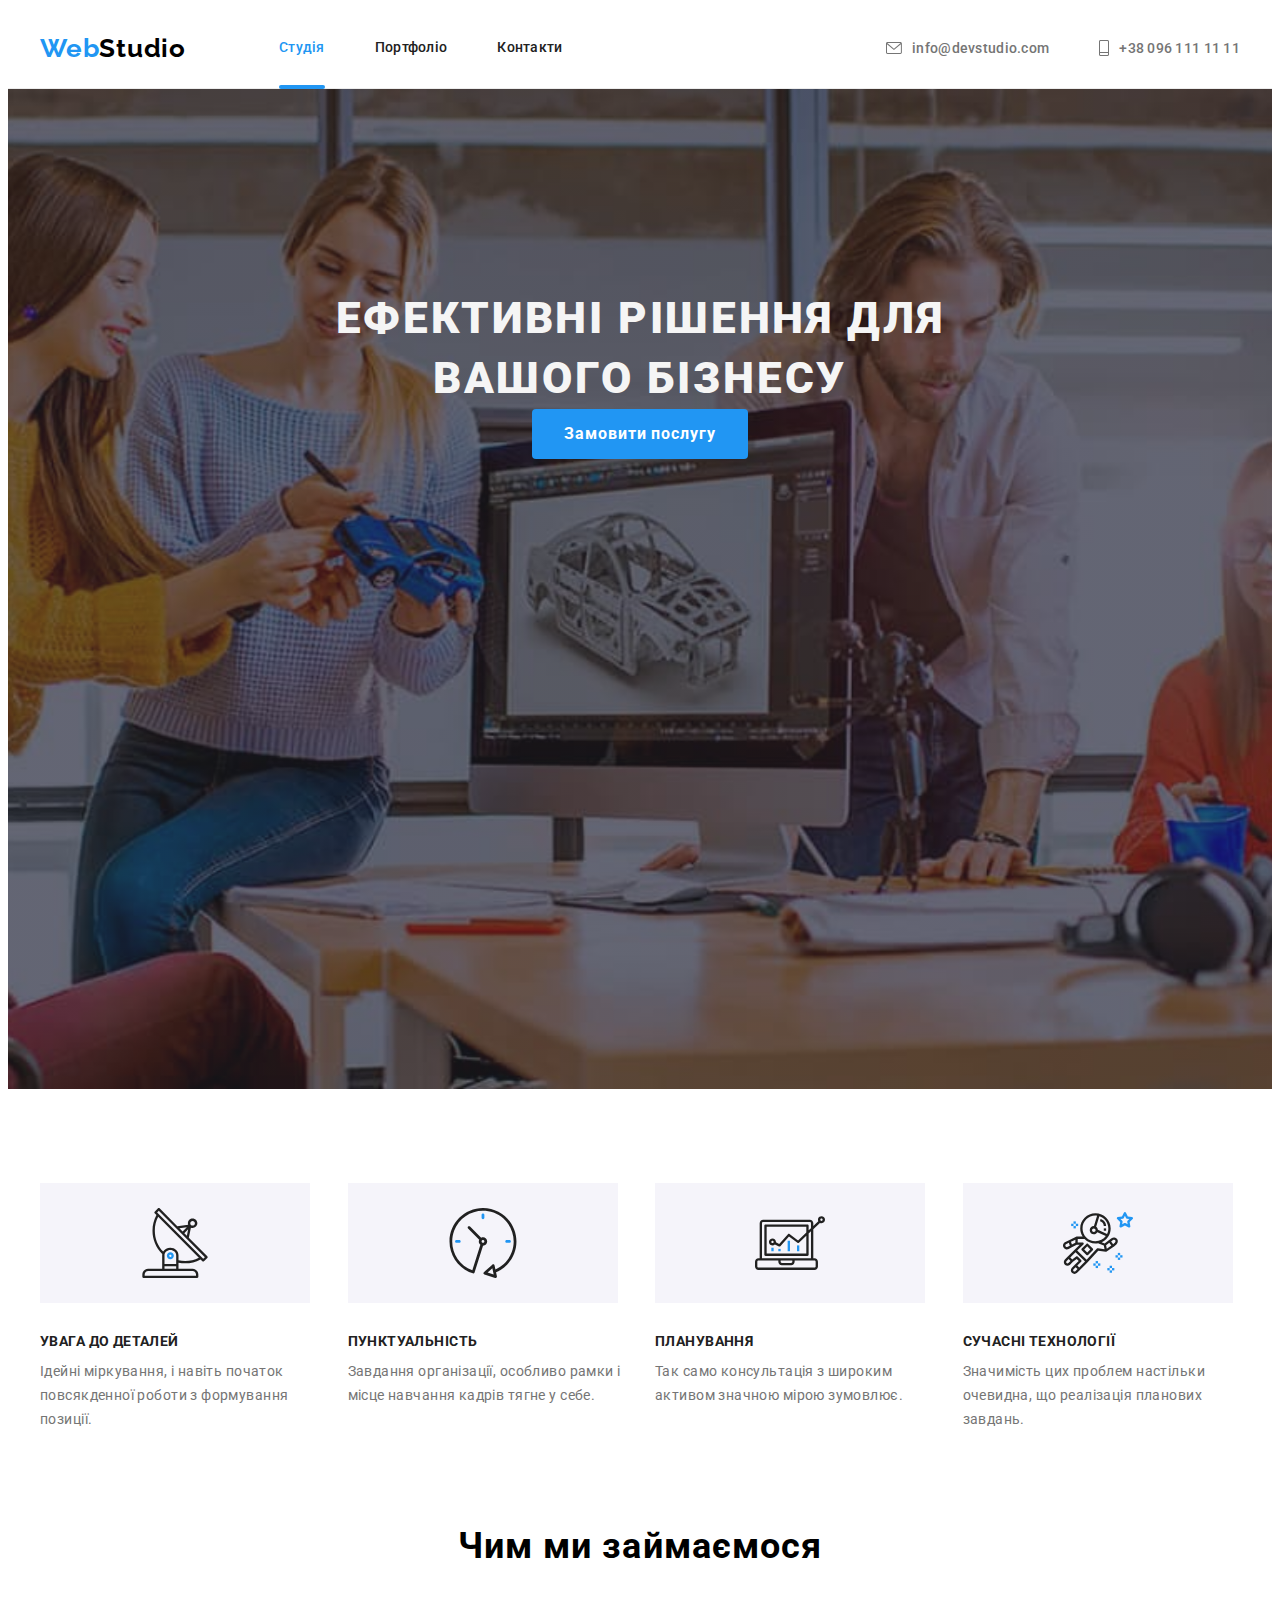
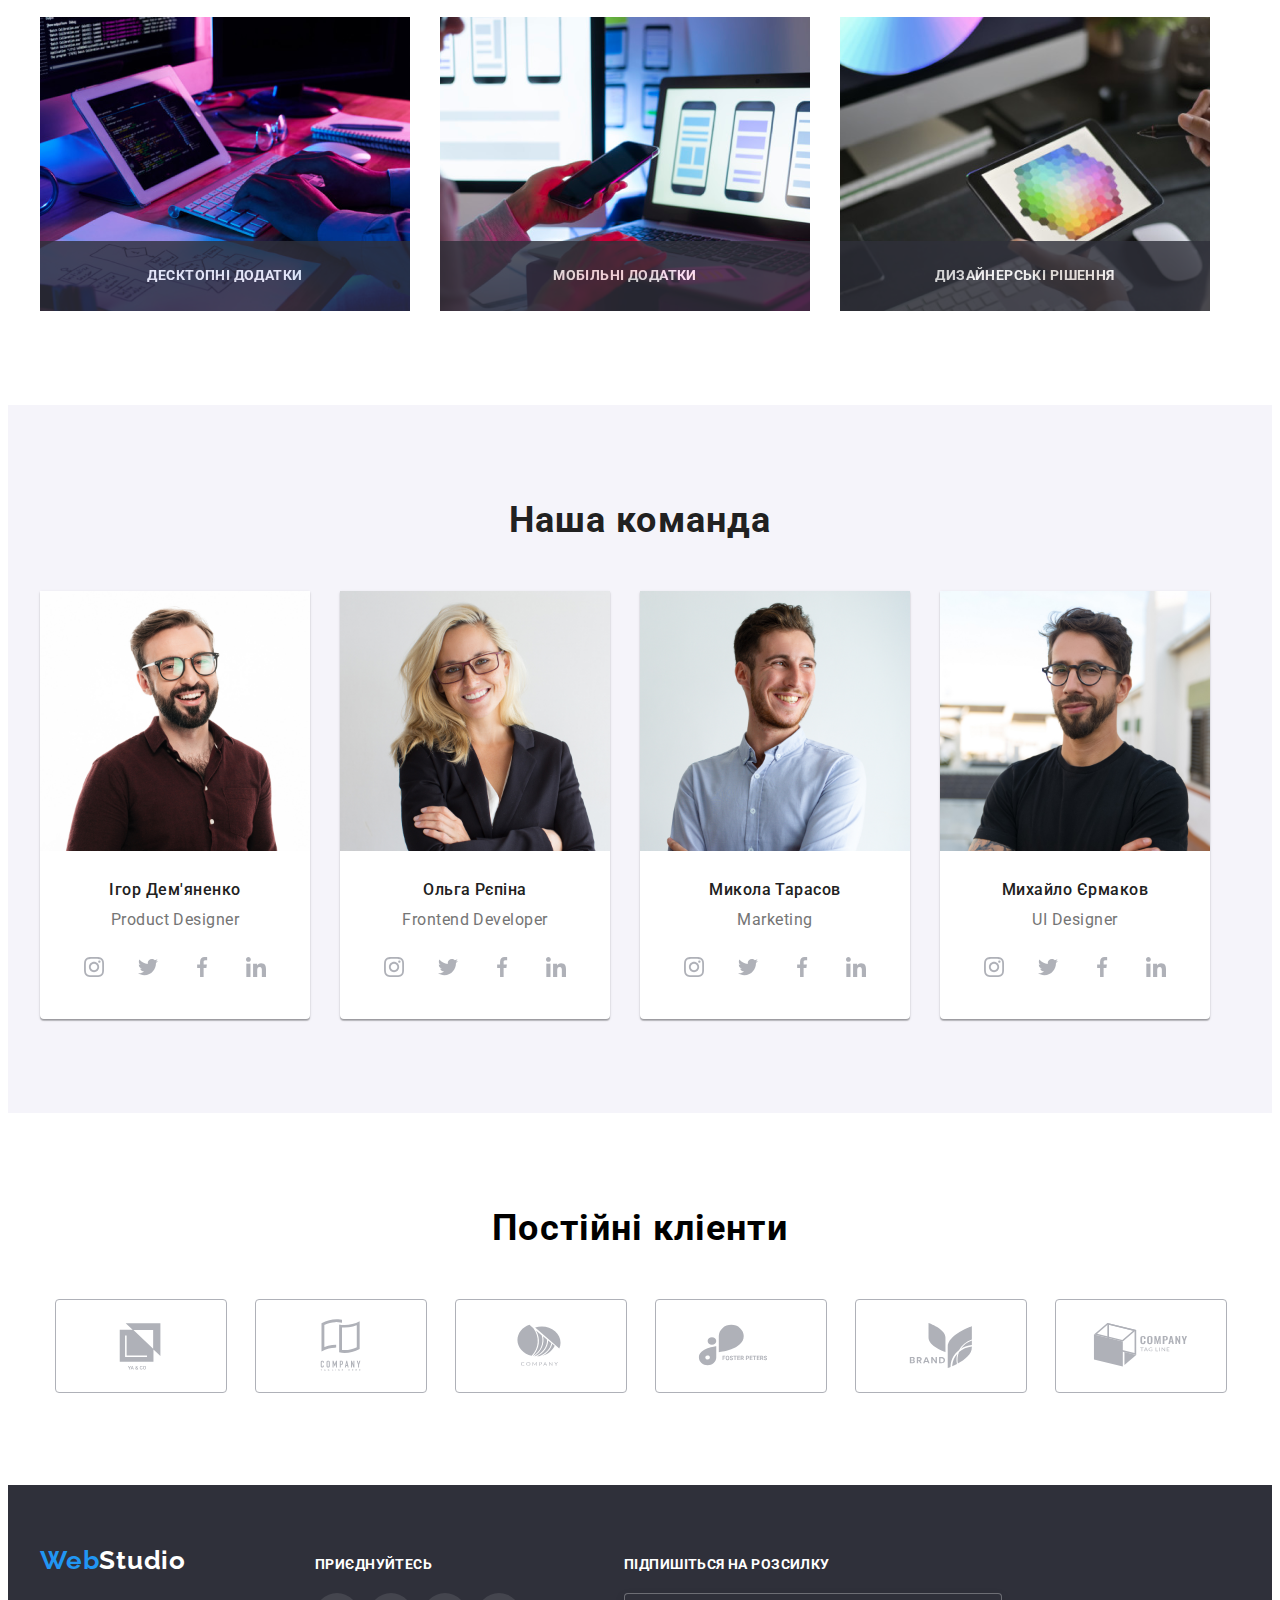
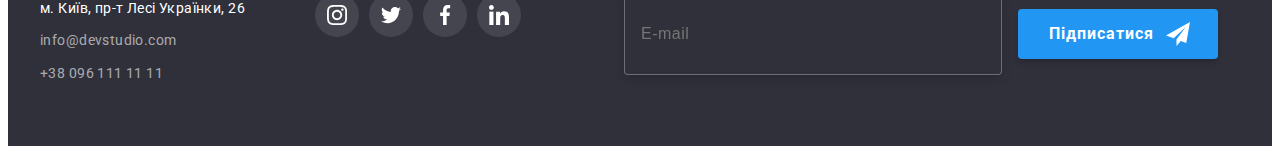
<file: index.html>
<!DOCTYPE html>
<html lang="uk">
  <head>
    <meta charset="UTF-8" />
    <meta http-equiv="X-UA-Compatible" content="IE=edge" />
    <meta name="viewport" content="width=, initial-scale=1.0" />
    <title>Document</title>
    <link rel="preconnect" href="https://fonts.googleapis.com" />
    <link rel="preconnect" href="https://fonts.gstatic.com" crossorigin />
    <link
      rel="stylesheet"
      href="https://cdnjs.cloudflare.com/ajax/libs/modern-normalize/1.1.0/modern-normalize.min.css"
      integrity="sha512-wpPYUAdjBVSE4KJnH1VR1HeZfpl1ub8YT/NKx4PuQ5NmX2tKuGu6U/JRp5y+Y8XG2tV+wKQpNHVUX03MfMFn9Q=="
      crossorigin="anonymous"
      referrerpolicy="no-referrer"
    />
    <link
      href="https://fonts.googleapis.com/css2?family=Raleway:wght@700&family=Roboto:wght@400;500;700;900&display=swap"
      rel="stylesheet"
    />
    <link rel="stylesheet" href="./css/styles.css" />
  </head>
  <body>
    <header class="header">
      <div class="container container-header">
        <a href="./index.html" lang="en" class="logo"
          ><span class="accent">Web</span>Studio
        </a>
        <nav class="nav-list">
          <ul class="site-nav">
            <li class="header-nav">
              <a href="./index.html" class="current-link"> Студія</a>
            </li>
            <li class="header-nav">
              <a href="./portfolio.html" class="link"> Портфоліо</a>
            </li>
            <li class="header-nav"><a href="./#" class="link"> Контакти</a></li>
          </ul>
        </nav>
        <ul class="contact-list">
          <li class="header-contact">
            <a href="mailto:info@devstudio.com" class="contact-link">
              <svg class="cont-icon" width="16px" height="12px">
                <use href="./Images/icons.svg#icon-mail"></use>
              </svg>
              info@devstudio.com</a
            >
          </li>
          <li class="header-contact">
            <a href="tel:+380961111111" class="contact-link">
              <svg class="cont-icon" width="10px" height="16px">
                <use href="./Images/icons.svg#icon-tel"></use>
              </svg>
              +38 096 111 11 11</a
            >
          </li>
        </ul>
      </div>
    </header>
    <main>
    <main>
      <section class="hero">
        <div class="container">
          <h1 class="hero-link">
            ЕФЕКТИВНІ РІШЕННЯ ДЛЯ <br />
            ВАШОГО БІЗНЕСУ
          </h1>
          <button data-modal-open type="button" class="button-link">
            Замовити послугу
          </button>
        </div>
        <div class="back is-hidden" data-modal>
          <div class="modal">
            <button type="button" class="modal-button" data-modal-close>
              <svg  width="11" height="11">
                <use href="./Images/icons.svg#icon-close"></use>
            </button>
            <form class="reg-form" name="register-form">
              <strong class="reg-t">Залиште свої дані, ми вам передзвонимо</strong>
              <div class="reg-group" role="group">
                <label class="reg-line">
                  <span class="reg-label">Ім'я</span>
                  <input class="reg-input" type="text" name="user-name"/>
                  <svg class="reg-icon" width="18" height="18">
<use href="./Images/icons.svg#icon-man"></use>
                  </svg>
                </label>
                <label class="reg-line">
                  <span class="reg-label">Телефон</span>
                  <input class="reg-input" type="tel" name="user-phone"/>
                  <svg class="reg-icon" width="18" height="18">
<use href="./Images/icons.svg#icon-phone"></use>
                  </svg>
                </label>
                <label class="reg-line">
                  <span class="reg-label">Пошта</span>
                  <input class="reg-input" type="email" name="user-mail"/>
                  <svg class="reg-icon" width="18" height="18">
<use href="./Images/icons.svg#icon-e-mail"></use>
                  </svg>
                </label>
                <label class="reg-line">
                  <span class="reg-hed">Коментар</span>
                  <textarea class="reg-text" name="message" rows="4" placeholder="Введіть текст"></textarea>
                </label>
              </div>
              <label  class="reg-agreem">
                <input class="reg-check visually-hidden" type="checkbox" name="user-agreement"/>
                <svg class="check-icon" width="18" height="18">
                  <use class="icon-check" href="./Images/icons.svg#icon-on"></use>
                  <use class="icon-uncheck" href="./Images/icons.svg#icon-off"></use>
                   </svg>
                   <span class="reg-desc">  Погоджуюся з розсилкою та приймаю <a class="trea" href="#">Умови договору</a>
                  </span>
              </label>
              <button class="reg-button"  type="submit">Відправити</button>
            </form>
          </div>
        </div>
      </section>

      <section class="fichers">
        <div class="container">
          <h2 class="visually-hidden">Наші властивості</h2>
          <ul class="fichers-list">
            <li class="fichers-card">
              <div class="fich-tabl">
                <svg class="fich-logo" width="70px" height="70px">
                  <use href="./Images/icons.svg#icon-antenna"></use>
                </svg>
              </div>
              <h3 class="fichers-header">УВАГА ДО ДЕТАЛЕЙ</h3>
              <p class="fichers-description">
                Ідейні міркування, і навіть початок повсякденної роботи з
                формування позиції.
              </p>
            </li>
            <li class="fichers-card">
              <div class="fich-tabl">
                <svg class="fich-logo" width="70px" height="70px">
                  <use href="./Images/icons.svg#icon-clock"></use>
                </svg>
              </div>
              <h3 class="fichers-header">ПУНКТУАЛЬНІСТЬ</h3>
              <p class="fichers-description">
                Завдання організації, особливо рамки і місце навчання кадрів
                тягне у себе.
              </p>
            </li>
            <li class="fichers-card">
              <div class="fich-tabl">
                <svg class="fich-logo" width="70px" height="70px">
                  <use href="./Images/icons.svg#icon-diagram"></use>
                </svg>
              </div>
              <h3 class="fichers-header">ПЛАНУВАННЯ</h3>
              <p class="fichers-description">
                Так само консультація з широким активом значною мірою зумовлює.
              </p>
            </li>
            <li class="fichers-card">
              <div class="fich-tabl">
                <svg class="fich-logo" width="70px" height="70px">
                  <use href="./Images/icons.svg#icon-astronaut"></use>
                </svg>
              </div>
              <h3 class="fichers-header">СУЧАСНІ ТЕХНОЛОГІЇ</h3>
              <p class="fichers-description">
                Значимість цих проблем настільки очевидна, що реалізація
                планових завдань.
              </p>
            </li>
          </ul>
        </div>
      </section>

      <section class="works">
        <div class="container">
          <h2 class="works-header">Чим ми займаємося</h2>
          <ul class="work-cards">
            <li class="work-card">
              <div class="table">
                <img src="./Images/pc1.png" alt="стіл розробника" />
                <p class="txt">Десктопні додатки</p>
              </div>
            </li>
            <li class="work-card">
              <div class="table">
                <img
                  src="./Images/pc2.png"
                  alt="стіл розробника додатку для смартфонів"
                />
                <p class="txt">Мобільні додатки</p>
              </div>
            </li>
            <li class="work-card">
              <div class="table">
                <img src="./Images/pc3.png" alt="стіл дизайнера кольору" />
                <p class="txt">Дизайнерські рішення</p>
              </div>
            </li>
          </ul>
        </div>
      </section>

      <section class="work-team">
        <div class="container">
          <h2 class="team-header">Наша команда</h2>
          <ul class="team-list">
            <li class="team-window">
              <img
                src="./Images/Product Designer.jpg"
                alt="Product Designer"
                width="270"/>
              <div class="wrapper-team">
                <h3 class="team-name">Ігор Дем'яненко</h3>
                <p lang="en" class="team-speciality">Product Designer</p>
                <ul class="soc-list">
                  <li class="soc-card">
                    <a class="soc-road" href="" aria-label="Інстаграм">
                      <svg class="soc-icon" width="20px" height="20px">
                        <use href="./Images/icons.svg#icon-instagram"></use>
                      </svg>
                    </a>
                  </li>
                  <li class="soc-card">
                    <a class="soc-road" href="#">
                      <svg class="soc-icon" width="20px" height="20px">
                        <use href="./Images/icons.svg#icon-twitter"></use>
                      </svg>
                    </a>
                  </li>
                  <li class="soc-card">
                    <a class="soc-road" href="#">
                      <svg class="soc-icon" width="20px" height="20px">
                        <use href="./Images/icons.svg#icon-facebook"></use>
                      </svg>
                    </a>
                  </li>
                  <li class="soc-card">
                    <a class="soc-road" href="#">
                      <svg class="soc-icon" width="20px" height="20px">
                        <use href="./Images/icons.svg#icon-linkedin"></use>
                      </svg>
                    </a>
                  </li>
                </ul>
              </div>
            </li>
            <li class="team-window">
              <img
                src="./Images/Frontend Developer.jpg"
                alt="rontend Developer"
                width="270"/>
              <div class="wrapper-team">
                <h3 class="team-name">Ольга Рєпіна</h3>
                <p lang="en" class="team-speciality">Frontend Developer</p>
                <ul class="soc-list">
                  <li class="soc-card">
                    <a class="soc-road" href="" aria-label="Інстаграм">
                      <svg class="soc-icon" width="20px" height="20px">
                        <use href="./Images/icons.svg#icon-instagram"></use>
                      </svg>
                    </a>
                  </li>
                  <li class="soc-card">
                    <a class="soc-road" href="#">
                      <svg class="soc-icon" width="20px" height="20px">
                        <use href="./Images/icons.svg#icon-twitter"></use>
                      </svg>
                    </a>
                  </li>
                  <li class="soc-card">
                    <a class="soc-road" href="#">
                      <svg class="soc-icon" width="20px" height="20px">
                        <use href="./Images/icons.svg#icon-facebook"></use>
                      </svg>
                    </a>
                  </li>
                  <li class="soc-card">
                    <a class="soc-road" href="#">
                      <svg class="soc-icon" width="20px" height="20px">
                        <use href="./Images/icons.svg#icon-linkedin"></use>
                      </svg>
                    </a>
                  </li>
                </ul>
              </div>
            </li>
            <li class="team-window">
              <img src="./Images/Marketing.jpg" alt="Marketing"width="270"/>
              <div class="wrapper-team">
                <h3 class="team-name">Микола Тарасов</h3>
                <p lang="en" class="team-speciality">Marketing</p>
                <ul class="soc-list">
                  <li class="soc-card">
                    <a class="soc-road" href="" aria-label="Інстаграм">
                      <svg class="soc-icon" width="20px" height="20px">
                        <use href="./Images/icons.svg#icon-instagram"></use>
                      </svg>
                    </a>
                  </li>
                  <li class="soc-card">
                    <a class="soc-road" href="#">
                      <svg class="soc-icon" width="20px" height="20px">
                        <use href="./Images/icons.svg#icon-twitter"></use>
                      </svg>
                    </a>
                  </li>
                  <li class="soc-card">
                    <a class="soc-road" href="#">
                      <svg class="soc-icon" width="20px" height="20px">
                        <use href="./Images/icons.svg#icon-facebook"></use>
                      </svg>
                    </a>
                  </li>
                  <li class="soc-card">
                    <a class="soc-road" href="#">
                      <svg class="soc-icon" width="20px" height="20px">
                        <use href="./Images/icons.svg#icon-linkedin"></use>
                      </svg>
                    </a>
                  </li>
                </ul>
              </div>
            </li>
            <li class="team-window">
              <img
                src="./Images/UI desinger.jpg"
                alt="UI Designer"
                width="270"/>
              <div class="wrapper-team">
                <h3 class="team-name">Михайло Єрмаков</h3>
                <p lang="en" class="team-speciality">UI Designer</p>
                <ul class="soc-list">
                  <li class="soc-card">
                    <a class="soc-road" href="" aria-label="Інстаграм">
                      <svg class="soc-icon" width="20px" height="20px">
                        <use href="./Images/icons.svg#icon-instagram"></use>
                      </svg>
                    </a>
                  </li>
                  <li class="soc-card">
                    <a class="soc-road" href="#">
                      <svg class="soc-icon" width="20px" height="20px">
                        <use href="./Images/icons.svg#icon-twitter"></use>
                      </svg>
                    </a>
                  </li>
                  <li class="soc-card">
                    <a class="soc-road" href="#">
                      <svg class="soc-icon" width="20px" height="20px">
                        <use href="./Images/icons.svg#icon-facebook"></use>
                      </svg>
                    </a>
                  </li>
                  <li class="soc-card">
                    <a class="soc-road" href="#">
                      <svg class="soc-icon" width="20px" height="20px">
                        <use href="./Images/icons.svg#icon-linkedin"></use>
                      </svg>
                    </a>
                  </li>
                </ul>
              </div>
            </li>
          </ul>
        </div>
      </section>
      <section class="client">
        <div class="container">
          <h2 class="client-hed">Постійні кліенти</h2>
          <ul class="client-list">
            <li class="client-item">
              <a class="client-link" href="#">
                <svg class="client-logo" width="106" height="60">
                  <use href="./Images/icons.svg#icon-Logo"></use>
                </svg>
              </a>
            </li>
            <li class="client-item">
              <a class="client-link" href="#">
                <svg class="client-logo" width="106" height="60">
                  <use href="./Images/icons.svg#icon-Logo-1"></use>
                </svg>
              </a>
            </li>
            <li class="client-item">
              <a class="client-link" href="#">
                <svg class="client-logo" width="106" height="60">
                  <use href="./Images/icons.svg#icon-Logo-2"></use>
                </svg>
              </a>
            </li>
            <li class="client-item">
              <a class="client-link" href="#">
                <svg class="client-logo" width="106" height="60">
                  <use href="./Images/icons.svg#icon-Logo-3"></use>
                </svg>
              </a>
            </li>
            <li class="client-item">
              <a class="client-link" href="#">
                <svg class="client-logo" width="106" height="60">
                  <use href="./Images/icons.svg#icon-Logo-4"></use>
                </svg>
              </a>
            </li>
            <li class="client-item">
              <a class="client-link" href="#">
                <svg class="client-logo" width="106" height="60">
                  <use href="./Images/icons.svg#icon-Logo-6"></use>
                </svg>
              </a>
            </li>
          </ul>
        </div>
      </section>
    </main>

    <footer class="bottom">
      <div class="bottom-container">
        <div>
          <a href="/" lang="en" class="logo-b"
            ><span class="accent-bottom">Web</span>Studio</a
          >
          <address class="adress-bottom">
            <ul class="adress-list">
              <li class="adress-street">м. Київ, пр-т Лесі Українки, 26</li>
              <li class="bottom-contact">
                <a href="mailto:info@devstudio.com" class="adress-link"
                  >info@devstudio.com</a
                >
              </li>
              <li class="bottom-contact">
                <a href="tel:+380961111111" class="adress-link"
                  >+38 096 111 11 11</a
                >
              </li>
            </ul>
          </address>
        </div>
        <div class="start">
          <p class="start-go">Приєднуйтесь</p>
          <ul class="start-list">
            <li class="start-item">
              <a class="start-link" href="#">
                <svg class="start-icon" width="20" height="20">
                  <use href="./Images/icons.svg#icon-instagram"></use>
                </svg>
              </a>
            </li>
            <li class="start-item">
              <a class="start-link" href="#">
                <svg class="start-icon" width="20" height="20">
                  <use href="./Images/icons.svg#icon-twitter"></use>
                </svg>
              </a>
            </li>
            <li class="start-item">
              <a class="start-link" href="#">
                <svg class="start-icon" width="20" height="20">
                  <use href="./Images/icons.svg#icon-facebook"></use>
                </svg>
              </a>
            </li>
            <li class="start-item">
              <a class="start-link" href="#">
                <svg class="start-icon" width="20" height="20">
                  <use href="./Images/icons.svg#icon-linkedin"></use>
                </svg>
              </a>
            </li>
          </ul>
        </div>
        <div class="sub">
          <p class="sub-t">Підпишіться на розсилку</p>
          <div class="sub-box">
            <form class="sub-form" action="#">
              <input class="sub-mail" type="e-mail" name="user-mail" placeholder="E-mail">
          <button class="sub-but" type="submit"> 
Підписатися
<svg class="sub-icon" width="24" height="24">
  <use href="./Images/icons.svg#icon-send"></use>
</svg>
          </button>
            </form>
          </div>
        </div>
      </div>
    </footer>
    <script src="./js/modal.js"></script>
  </body>
</html>
</file>
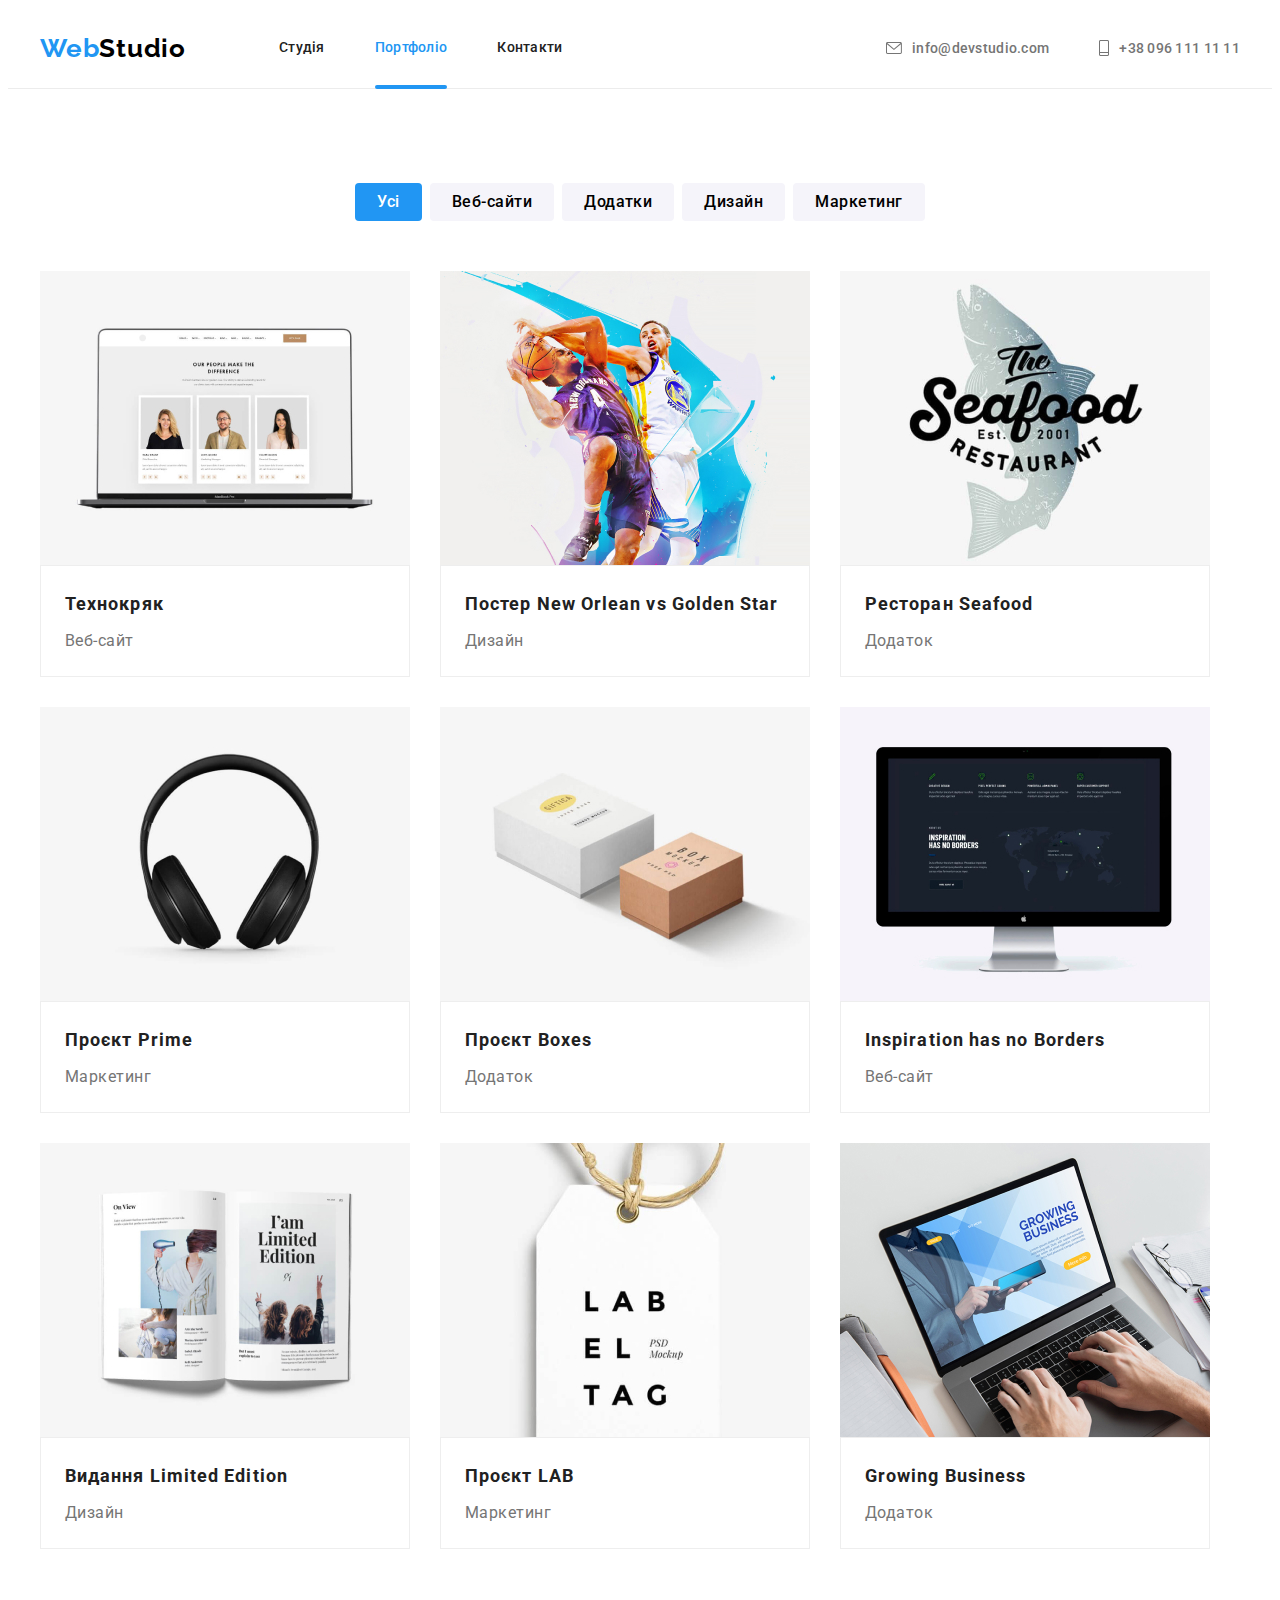
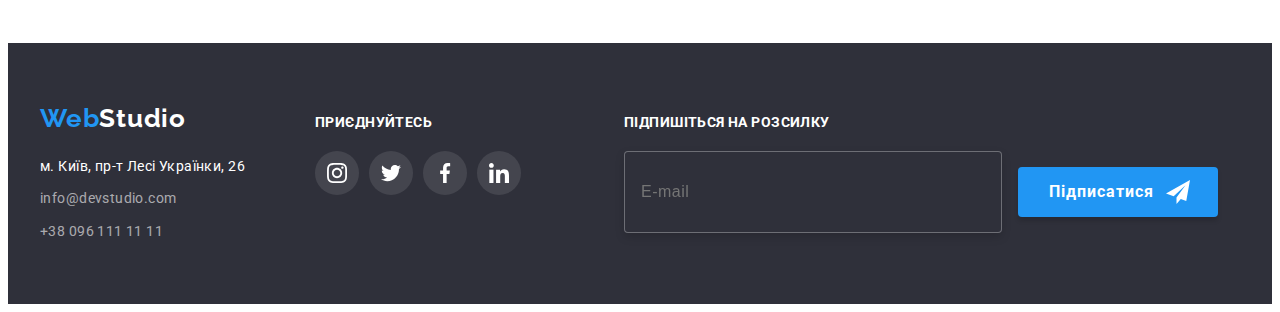
<file: portfolio.html>
<!DOCTYPE html>
<html lang="uk">
  <head>
    <meta charset="UTF-8" />
    <meta http-equiv="X-UA-Compatible" content="IE=edge" />
    <meta name="viewport" content="width=device-width, initial-scale=1.0" />
    <title>Document</title>
    <link rel="preconnect" href="https://fonts.googleapis.com" />
    <link rel="preconnect" href="https://fonts.gstatic.com" crossorigin />
    <link
      href="https://fonts.googleapis.com/css2?family=Raleway:wght@700&family=Roboto:wght@400;500;700;900&display=swap"
      rel="stylesheet"
    />
    <link
      rel="stylesheet"
      href="https://cdnjs.cloudflare.com/ajax/libs/modern-normalize/1.1.0/modern-normalize.min.css"
      integrity="sha512-wpPYUAdjBVSE4KJnH1VR1HeZfpl1ub8YT/NKx4PuQ5NmX2tKuGu6U/JRp5y+Y8XG2tV+wKQpNHVUX03MfMFn9Q=="
      crossorigin="anonymous"
      referrerpolicy="no-referrer"
    />
    <link rel="stylesheet" href="./css/styles.css" />
  </head>
  <body>
    <header class="header">
      <div class="container container-header">
        <a href="./index.html" lang="en" class="logo"
          ><span class="accent">Web</span>Studio
        </a>
        <nav class="nav-list">
          <ul class="site-nav">
            <li class="header-nav">
              <a href="./index.html" class="link"> Студія</a>
            </li>
            <li class="header-nav">
              <a href="./portfolio.html" class="current-link"> Портфоліо</a>
            </li>
            <li class="header-nav"><a href="./#" class="link"> Контакти</a></li>
          </ul>
        </nav>
        <ul class="contact-list">
          <li class="header-contact">
            <a href="mailto:info@devstudio.com" class="contact-link">
              <svg class="cont-icon" width="16px" height="12px">
                <use href="./Images/icons.svg#icon-mail"></use>
              </svg>
              info@devstudio.com</a
            >
          </li>
          <li class="header-contact">
            <a href="tel:+380961111111" class="contact-link">
              <svg class="cont-icon" width="10px" height="16px">
                <use href="./Images/icons.svg#icon-tel"></use>
              </svg>
              +38 096 111 11 11</a
            >
          </li>
        </ul>
      </div>
    </header>
    <main>
      <section class="portf-b">
        <div class="container">
          <h1 class="visually-hidden">властивості</h1>
          <ul class="port-list">
            <li class="button-taps">
              <button type="button" class="button-tap-l">Усі</button>
            </li>
            <li class="button-taps">
              <button type="button" class="button-tap">Веб-сайти</button>
            </li>
            <li class="button-taps">
              <button type="button" class="button-tap">Додатки</button>
            </li>
            <li class="button-taps">
              <button type="button" class="button-tap">Дизайн</button>
            </li>
            <li class="button-taps">
              <button type="button" class="button-tap">Маркетинг</button>
            </li>
          </ul>
          <ul class="block-list">
            <li class="block-topic">
              <a class="block-link" href="#">
                <div class="block-board">
                  <img
                    class="block-page"
                    src="./Images/noteb.jpg"
                    alt="ноутбук"
                    width="370"
                    height="294"
                  />
                  <p class="card-text">
                    Ресурс пропонує комплексні пропозиції з різним рівнем
                    функціоналу та сервісів. Все це дозволить відвідувачу
                    отримати вичерпні відомості про компанію чи приватну особу.
                  </p>
                </div>
                <div class="block-card">
                  <h2 class="block-header">Технокряк</h2>
                  <p class="block-text .">Веб-сайт</p>
                </div>
              </a>
            </li>
            <li class="block-topic">
              <a class="block-link" href="#">
                <div class="block-board">
                  <img
                    class="block-page"
                    src="./Images/basc.jpg"
                    alt="два хлопця грають в баскетбол"
                    width="370"
                    height="294"
                  />
                  <p class="card-text">
                    Ресурс пропонує комплексні пропозиції з різним рівнем
                    функціоналу та сервісів. Все це дозволить відвідувачу
                    отримати вичерпні відомості про компанію чи приватну особу.
                  </p>
                </div>
                <div class="block-card">
                  <h2 class="block-header">Постер New Orlean vs Golden Star</h2>
                  <p class="block-text">Дизайн</p>
                </div>
              </a>
            </li>
            <li class="block-topic">
              <a class="block-link" href="#">
                <div class="block-board">
                  <img
                    class="block-page"
                    src="./Images/logoR.jpg"
                    alt="логотип ресторану"
                    width="370"
                    height="294"
                  />
                  <p class="card-text">
                    Ресурс пропонує комплексні пропозиції з різним рівнем
                    функціоналу та сервісів. Все це дозволить відвідувачу
                    отримати вичерпні відомості про компанію чи приватну особу.
                  </p>
                </div>
                <div class="block-card">
                  <h2 class="block-header">Ресторан Seafood</h2>
                  <p class="block-text">Додаток</p>
                </div>
              </a>
            </li>
            <li class="block-topic">
              <a class="block-link" href="#">
                <div class="block-board">
                  <img
                    class="block-page"
                    src="./Images/headph.jpg"
                    alt="навушники"
                    width="370"
                    height="294"
                  />
                  <p class="card-text">
                    Ресурс пропонує комплексні пропозиції з різним рівнем
                    функціоналу та сервісів. Все це дозволить відвідувачу
                    отримати вичерпні відомості про компанію чи приватну особу.
                  </p>
                </div>
                <div class="block-card">
                  <h2 class="block-header">Проєкт Prime</h2>
                  <p class="block-text">Маркетинг</p>
                </div>
              </a>
            </li>
            <li class="block-topic">
              <a class="block-link" href="#">
                <div class="block-board">
                  <img
                    class="block-page"
                    src="./Images/boxes.jpg"
                    alt="ноутбук за яким працюють"
                    width="370"
                    height="294"
                  />
                  <p class="card-text">
                    Ресурс пропонує комплексні пропозиції з різним рівнем
                    функціоналу та сервісів. Все це дозволить відвідувачу
                    отримати вичерпні відомості про компанію чи приватну особу.
                  </p>
                </div>
                <div class="block-card">
                  <h2 lang="en" class="block-header">Проєкт Boxes</h2>
                  <p class="block-text">Додаток</p>
                </div>
              </a>
            </li>
            <li class="block-topic">
              <a class="block-link" href="#">
                <div class="block-board">
                  <img
                    class="block-page"
                    src="./Images/monobl.jpg"
                    alt="Моноблок apple"
                    width="370"
                    height="294"
                  />
                  <p class="card-text">
                    Ресурс пропонує комплексні пропозиції з різним рівнем
                    функціоналу та сервісів. Все це дозволить відвідувачу
                    отримати вичерпні відомості про компанію чи приватну особу.
                  </p>
                </div>
                <div class="block-card">
                  <h2 lang="en" class="block-header">
                    Inspiration has no Borders
                  </h2>
                  <p class="block-text">Веб-сайт</p>
                </div>
              </a>
            </li>
            <li class="block-topic">
              <a class="block-link" href="#">
                <div class="block-board">
                  <img
                    class="block-page"
                    src="./Images/book.jpg"
                    alt="відкрита книга"
                    width="370"
                    height="294"
                  />
                  <p class="card-text">
                    Ресурс пропонує комплексні пропозиції з різним рівнем
                    функціоналу та сервісів. Все це дозволить відвідувачу
                    отримати вичерпні відомості про компанію чи приватну особу.
                  </p>
                </div>
                <div class="block-card">
                  <h2 class="block-header">Видання Limited Edition</h2>
                  <p class="block-text">Дизайн</p>
                </div>
              </a>
            </li>
            <li class="block-topic">
              <a class="block-link" href="#">
                <div class="block-board">
                  <img
                    class="block-page"
                    src="./Images/lab.jpg"
                    alt="брелок"
                    width="370"
                    height="294"
                  />
                  <p class="card-text">
                    Ресурс пропонує комплексні пропозиції з різним рівнем
                    функціоналу та сервісів. Все це дозволить відвідувачу
                    отримати вичерпні відомості про компанію чи приватну особу.
                  </p>
                </div>
                <div class="block-card">
                  <h2 class="block-header">Проєкт LAB</h2>
                  <p class="block-text">Маркетинг</p>
                </div>
              </a>
            </li>
            <li class="block-topic">
              <a class="block-link" href="#">
                <div class="block-board">
                  <img
                    class="block-page"
                    src="./Images/noteb2.jpg"
                    alt="ноутбук за яким працюють"
                    width="370"
                    height="294"
                  />
                  <p class="card-text">
                    Ресурс пропонує комплексні пропозиції з різним рівнем
                    функціоналу та сервісів. Все це дозволить відвідувачу
                    отримати вичерпні відомості про компанію чи приватну особу.
                  </p>
                </div>
                <div class="block-card">
                  <h2 lang="en" class="block-header">Growing Business</h2>
                  <p class="block-text">Додаток</p>
                </div>
              </a>
            </li>
          </ul>
        </div>
      </section>
    </main>
    <footer class="bottom">
      <div class="bottom-container">
        <div>
          <a href="/" lang="en" class="logo-b"
            ><span class="accent-bottom">Web</span>Studio</a
          >
          <address class="adress-bottom">
            <ul class="adress-list">
              <li class="adress-street">м. Київ, пр-т Лесі Українки, 26</li>
              <li class="bottom-contact">
                <a href="mailto:info@devstudio.com" class="adress-link"
                  >info@devstudio.com</a
                >
              </li>
              <li class="bottom-contact">
                <a href="tel:+380961111111" class="adress-link"
                  >+38 096 111 11 11</a
                >
              </li>
            </ul>
          </address>
        </div>
        <div class="start">
          <p class="start-go">Приєднуйтесь</p>
          <ul class="start-list">
            <li class="start-item">
              <a class="start-link" href="#">
                <svg class="start-icon" width="20" height="20">
                  <use href="./Images/icons.svg#icon-instagram"></use>
                </svg>
              </a>
            </li>
            <li class="start-item">
              <a class="start-link" href="#">
                <svg class="start-icon" width="20" height="20">
                  <use href="./Images/icons.svg#icon-twitter"></use>
                </svg>
              </a>
            </li>
            <li class="start-item">
              <a class="start-link" href="#">
                <svg class="start-icon" width="20" height="20">
                  <use href="./Images/icons.svg#icon-facebook"></use>
                </svg>
              </a>
            </li>
            <li class="start-item">
              <a class="start-link" href="#">
                <svg class="start-icon" width="20" height="20">
                  <use href="./Images/icons.svg#icon-linkedin"></use>
                </svg>
              </a>
            </li>
          </ul>
        </div>
        <div class="sub">
          <p class="sub-t">Підпишіться на розсилку</p>
          <div class="sub-box">
            <form class="sub-form" action="#">
              <input
                class="sub-mail"
                type="e-mail"
                name="user-mail"
                placeholder="E-mail"
              />
              <button class="sub-but" type="submit">
                Підписатися
                <svg class="sub-icon" width="24" height="24">
                  <use href="./Images/icons.svg#icon-send"></use>
                </svg>
              </button>
            </form>
          </div>
        </div>
      </div>
    </footer>
    <script src="./js/modal.js"></script>
  </body>
</html>
</file>
<file: css/styles.css>
body {
  background-color: #ffffff;
  font-family: "Roboto", sans-serif;
}
.container {
  width: 1200px;
  padding-left: 15px;
  padding-right: 15px;
  margin-left: auto;
  margin-right: auto;
}
header {
  background-color: #ffffff;
  border-bottom: 1px solid #ececec;
}

ul {
  list-style: none;
}
ul {
  margin: 0;
  padding: 0;
}
h1,
h2,
h3,
h4,
h5,
h6,
p {
  margin: 0;
}

img {
  display: block;
}
.visually-hidden {
  position: absolute;
  width: 1px;
  height: 1px;
  margin: -1px;
  border: 0;
  padding: 0;
  white-space: nowrap;
  clip-path: inset(100%);
  clip: rect(0 0 0 0);
  overflow: hidden;
}
.section {
  padding-top: 94px;
  padding-bottom: 94px;
}
/*логотип сайта*/
.container-header {
  display: flex;
  align-items: center;
}

.logo {
  display: flex;
  font-family: Raleway, sans-serif;
  font-style: normal;
  font-weight: 700;
  font-size: 26px;
  line-height: 31px;
  letter-spacing: 0.03em;
  margin-right: 93px;
  padding-top: 24px;
  padding-bottom: 24px;
  color: black;
  text-decoration: none;
}

.accent {
  color: #2196f3;

  /*навігація*/
}
.nav-list {
  justify-content: center;
  display: flex;
}
.header-nav {
  margin-right: 50px;
}
.header-nav:last-child {
  margin: right 0;
}
.current-link {
  display: inline-block;
  padding-top: 32px;
  padding-bottom: 32px;
  font-size: 14px;
  font-weight: 500;
  line-height: 1.14;
  letter-spacing: 0.02em;
  color: #2196f3;
  text-decoration: none;
  position: relative;
  transition: color 250ms cubic-bezier(0.4, 0, 0.2, 1);
}
.current-link:hover,
.current-link:focus {
  color: #2196f3;
}
.current-link::after {
  content: "";
  position: absolute;
  bottom: -1px;
  left: 0;
  display: block;
  width: 100%;
  height: 4px;
  background-color: rgb(33, 150, 243);
  border-radius: 2px;
}
.link {
  display: inline-block;
  padding-top: 32px;
  padding-bottom: 32px;
  font-size: 14px;
  font-weight: 500;
  line-height: 1.14;
  letter-spacing: 0.02em;
  color: #212121;
  text-decoration: none;
  transition: color 250ms cubic-bezier(0.4, 0, 0.2, 1);
}
.site-nav {
  display: flex;
  flex-direction: row;
}
.site-nav .link:hover,
.site-nav .link:focus {
  color: #2196f3;
}
.site-nav .link {
  text-decoration: none;
}
.site-nav .link {
  color: #212121;
}

/*контакти*/
.contact-list {
  margin-left: auto;
  display: flex;
  flex-direction: row;
}
.header-contact {
  margin-right: 50px;
}
.header-contact:last-child {
  margin-right: 0;
}
.cont-icon {
  fill: rgba(117, 117, 117, 1);
  margin-right: 10px;
  transition: fill 250ms cubic-bezier(0.4, 0, 0.2, 1);
}
.contact-link {
  color: #757575;
}
.contact-link:hover,
.contact-link:focus {
  color: #2196f3;
}
.contact-link:hover .cont-icon,
.contact-link:focus .cont-icon {
  fill: #2196f3;
}
.contact-link {
  display: flex;
  align-items: center;
  font-family: "Roboto";
  font-style: normal;
  font-weight: 500;
  font-size: 14px;
  line-height: 16px;
  letter-spacing: 0.02em;
  text-decoration: none;
  padding-top: 32px;
  padding-bottom: 32px;
  transition: color 250ms cubic-bezier(0.4, 0, 0.2, 1);
}

/* секція героя*/
.hero {
  text-align: center;
  min-height: 600px;
  max-width: 1600px;
  margin-left: auto;
  margin-right: auto;
  background-image: linear-gradient(
      to right,
      rgba(47, 48, 58, 0.4),
      rgba(47, 48, 58, 0.4)
    ),
    url(../Images/bg-hero.jpg);
  background-repeat: no-repeat;
  background-size: cover;
  background-position: center;
  background-color: #2f303a;
  padding-top: 200px;
  padding-bottom: 200px;
}
.hero-link {
  font-size: 44px;
  font-weight: 900;
  line-height: 1.36;
  letter-spacing: 0.06em;
  text-align: center;
  color: #f5f5f5;
  text-transform: uppercase;
  width: 696px;
  margin-left: auto;
  margin-right: auto;
}
.button-link {
  font-size: 16px;
  font-weight: 700;
  line-height: 1.87;
  letter-spacing: 0.06em;
  background-color: #2196f3;
  color: #ffffff;
  border: 0px;
  border-radius: 4px;
  cursor: pointer;
  font-family: inherit;
  width: 216px;
  height: 50px;
  margin-top: 30px;
  margin-left: auto;
  margin-right: auto;
  text-align: center;
  display: block;
  transition: background-color 250ms cubic-bezier(0.4, 0, 0.2, 1);
  margin: 0 auto;
}
.button-link:hover,
.button-link:focus {
  background-color: rgba(24, 140, 232, 1);
}
/*Модалка*/
.back {
  position: fixed;
  top: 0;
  left: 0;
  width: 100%;
  height: 100%;
  opacity: 100%;
  transition: opacity 1400ms linear, visibility 1400ms linear;
  background: rgba(0, 0, 0, 0.2);
}
.back.is-hidden {
  opacity: 0;
  visibility: hidden;
  pointer-events: none;
}
.back.back.is-hidden.modal {
  opacity: 0;
  visibility: hidden;
  pointer-events: none;
  transform: translate(-50%, -50%) scale(1) rotate(0deg);
  transition: opacity 1400ms linear, visibility 1400ms linear;
}
.modal {
  position: absolute;
  padding: 40px;
  top: 50%;
  left: 50%;
  transform: translate(-50%, -50%);
  width: 528px;
  height: 581px;
  background: rgb(255, 255, 255);
  box-shadow: 0px 1px 3px rgba(0, 0, 0, 0.12), 0px 1px 1px rgba(0, 0, 0, 0.14),
    0px 2px 1px rgba(0, 0, 0, 0.2);
  border-radius: 4px;
  transition: transform 500ms ease-in-out;
}
.modal-button {
  position: absolute;
  top: 8px;
  right: 8px;
  width: 30px;
  height: 30px;
  display: flex;
  align-items: center;
  justify-content: center;
  width: 30px;
  height: 30px;
  background: rgb(255, 255, 255);
  border: 1px solid rgba(0, 0, 0, 0.1);
  border-radius: 50%;
  cursor: pointer;
  padding: 0;
}
.modal-button:hover,
.modal-button:focus {
  fill: #2196f3;
}

.reg-t {
  display: block;
  font-weight: 700;
  font-size: 20px;
  line-height: calc(23 / 20);
  text-align: center;
  letter-spacing: 0.03em;
  margin-bottom: 12px;
  color: #212121;
}
.reg-group {
  margin-bottom: 20px;
}
.reg-line {
  position: relative;
  display: block;
  margin-bottom: 10px;
}
.reg-line:last-child {
  margin-bottom: 0;
}
.reg-label {
  display: flex;
  font-size: 12px;
  line-height: calc(14 / 12);
  letter-spacing: 0.01em;
  color: #757575;
  margin-bottom: 4px;
}
.reg-input {
  width: 100%;
  height: 40px;
  padding-left: 42px;
  padding-right: 42px;
  border: 1px solid rgba(33, 33, 33, 0.2);
  border-radius: 4px;
  outline: transparent;
  transition: border-color 400ms;
}
.reg-input:hover,
.reg-input:focus {
  border-color: #2196f3;
}
.reg-icon {
  position: absolute;
  bottom: 11px;
  left: 12px;
  transition: fill 400ms;
}
.reg-input:hover ~ .reg-icon,
.reg-input:focus ~ .reg-icon {
  fill: #2196f3;
}
.reg-hed {
  display: flex;
  font-size: 12px;
  line-height: calc(14 / 12);
  letter-spacing: 0.01em;
  margin-bottom: 4px;
  color: #757575;
}
.reg-text {
  display: block;
  width: 100%;
  height: 120px;
  padding: 12px 16px;
  font-size: 12px;
  line-height: calc(14 / 12);
  letter-spacing: 0.01em;
  resize: none;
  border: 1px solid rgba(33, 33, 33, 0.2);
  border-radius: 4px;
  outline: transparent;
}
.reg-text::placeholder {
  font-size: 12px;
  line-height: calc(14 / 12);
  letter-spacing: 0.01em;
  color: #757575;
}
.reg-agreem {
  position: relative;
  display: flex;
  align-items: center;
  justify-content: center;
  margin-bottom: 30px;
  gap: 7px;
}
.reg-check {
  display: block;
}
.icon-check {
  opacity: 0;
  transition: opacity 400ms;
  fill: #2196f3;
}

.reg-check:checked + .check-icon .icon-check {
  opacity: 1;
}
.icon-uncheck {
  transition: opacity 400ms;
}
.reg-check:checked + .check-icon .icon-uncheck {
  opacity: 0;
}
.reg-desc {
  font-weight: 400;
  font-size: 14px;
  line-height: calc(24 / 14);
  letter-spacing: 0.03em;
  user-select: none;
  color: #757575;
}
.trea {
  font-weight: 400;
  font-size: 14px;
  line-height: calc(24 / 14);
  letter-spacing: 0.03em;
  text-decoration-line: underline;
  color: #2196f3;
}
.reg-button {
  font-size: 16px;
  font-weight: 700;
  line-height: 1.87;
  letter-spacing: 0.06em;
  background-color: #2196f3;
  color: #ffffff;
  border: 0px;
  border-radius: 4px;
  cursor: pointer;
  font-family: inherit;
  width: 216px;
  height: 50px;
  margin-top: 30px;
  margin-left: auto;
  margin-right: auto;
  text-align: center;
  display: block;
  transition: background-color 250ms cubic-bezier(0.4, 0, 0.2, 1),
    color 250ms cubic-bezier(0.4, 0, 0.2, 1),
    box-shadow 250ms cubic-bezier(0.4, 0, 0.2, 1);
}
.reg-button:hover,
.reg-button:focus {
  background-color: rgba(24, 140, 232, 1);
}

/*секція наших властивостей*/

.fichers {
  padding-top: 94px;
  padding-bottom: 94px;
}
.fichers-list {
  display: flex;
  gap: 30px;
}
.fichers-card {
  flex-basis: calc((100% - 3 * 30px) / 4);
}
.fichers-header {
  font-weight: 700;
  font-size: 14px;
  line-height: 16px;
  letter-spacing: 0.03em;
  text-transform: uppercase;
  margin-bottom: 10px;
  color: #212121;
}
.fichers-description {
  font-weight: 400;
  font-size: 14px;
  line-height: 24px;
  letter-spacing: 0.03em;
  color: #757575;
}
.fich-tabl {
  display: flex;
  align-items: center;
  justify-content: center;
  height: 120px;
  width: 270px;
  margin-bottom: 30px;
  background-color: #f5f4fa;
}
/*чим ми займаємося*/

.works {
  padding-bottom: 94px;
}
.works-header {
  font-weight: 700;
  font-size: 36px;
  line-height: 42px;
  text-align: center;
  letter-spacing: 0.03em;
}
.work-cards {
  display: flex;
  gap: 30px;
  margin-top: 50px;
}
.table {
  position: relative;
}
.txt {
  position: absolute;
  bottom: 0;
  width: 370px;
  height: 70px;
  display: flex;
  justify-content: center;
  align-items: center;
  font-weight: 700;
  font-size: 14px;
  line-height: 1.14;
  text-align: center;
  letter-spacing: 0.03em;
  text-transform: uppercase;
  color: #ffffff;
  background-color: #2f303a;
  opacity: 80%;
}
/*наша команда*/
.work-team {
  background-color: #f5f4fa;
  padding-top: 94px;
  padding-bottom: 94px;
}
.team-header {
  font-weight: 700;
  font-size: 36px;
  line-height: 42px;
  text-align: center;
  letter-spacing: 0.03em;
  color: #212121;
}
.team-list {
  display: flex;
  gap: 30px;
  margin-top: 50px;
}
.team-window {
  background-color: #ffffff;
  box-shadow: 0px 1px 3px rgba(0, 0, 0, 0.12), 0px 1px 1px rgba(0, 0, 0, 0.14),
    0px 2px 1px rgba(0, 0, 0, 0.2);
  border-radius: 0px 0px 4px 4px;
}
.team-window:last-child {
  margin-right: 0;
}
.wrapper-team {
  padding: 30px;
}
.team-name {
  font-size: 16px;
  font-weight: 500;
  line-height: 1.18;
  text-align: center;
  letter-spacing: 0.03em;
  color: #212121;
}
.team-speciality {
  font-weight: 400;
  font-size: 16px;
  line-height: 19px;
  text-align: center;
  letter-spacing: 0.03em;
  margin-top: 10px;
  color: #757575;
}
.soc-list {
  display: flex;
  justify-content: center;
  margin-top: 16px;
}
.soc-card {
  width: 44px;
  height: 44px;
  margin-right: 10px;
}
.soc-card:last-child {
  margin-right: 0px;
}
.soc-road {
  display: flex;
  align-items: center;
  justify-content: center;
  width: 100%;
  height: 100%;
  border-radius: 50%;
  background-color: #ffffff;
  fill: rgba(175, 177, 184, 1);
  transition: background-color 250ms cubic-bezier(0.4, 0, 0.2, 1),
    fill 250ms cubic-bezier(0.4, 0, 0.2, 1);
}
.soc-road {
  fill: #afb1b8;
}
.soc-road:hover,
.soc-road:focus {
  background-color: #2196f3;
  cursor: pointer;
}
.soc-road:hover .soc-icon,
.soc-road:focus .soc-icon {
  fill: #ffffff;
}
.soc-icon {
  fill: rgb(175, 177, 184);
  transition: fill 250ms cubic-bezier(0.4, 0, 0.2, 1);
}
/*Наші постійні кліенти*/
.client {
  padding-top: 94px;
  padding-bottom: 94px;
}
.client-hed {
  font-weight: 700;
  font-size: 36px;
  line-height: 1.17;
  text-align: center;
  letter-spacing: 0.03em;
}
.client-list {
  display: flex;
  justify-content: center;
  margin-top: 50px;
}
.client-item {
  width: 170px;
  height: 92px;
  margin-right: 30px;
}
.client-item:last-child {
  margin-right: 0;
}
.client-link {
  display: flex;
  align-items: center;
  justify-content: center;
  width: 100%;
  height: 100%;
  border: 1px solid #afb1b8;
  border-radius: 4px;
  background-color: #ffffff;
  outline: transparent;
  transition: border-color 250ms cubic-bezier(0.4, 0, 0.2, 1),
    fill 250ms cubic-bezier(0.4, 0, 0.2, 1);
}
.client-link:hover,
.client-link:focus {
  border: 1px solid #2196f3;
}
.client-logo {
  fill: #afb1b8;
  transition: fill 250ms cubic-bezier(0.4, 0, 0.2, 1);
}

.client-link:hover .client-logo,
.client-link:focus .client-logo {
  fill: #2196f3;
}

/*секція footer* та адреса*/

.bottom {
  display: flex;
  padding-top: 60px;
  padding-bottom: 60px;
  background-color: #2f303a;
}
.bottom-container {
  padding-left: 15px;
  padding-right: 15px;
  margin-left: auto;
  margin-right: auto;
  width: 1200px;
  display: flex;
  align-items: baseline;
}
.logo-b {
  font-family: Raleway, sans-serif;
  font-weight: 700;
  font-size: 26px;
  line-height: 31px;
  letter-spacing: 0.03em;
  color: #ffffff;
  text-decoration: none;
  margin-right: 50px;
}
.accent-bottom {
  color: #2196f3;
}

.adress-bottom {
  display: flex;
  font-style: normal;
  font-weight: 400;
  font-size: 14px;
  line-height: 1.7;
  letter-spacing: 0.03em;
  margin-top: 20px;
}
.bottom-contact:not(:last-child) {
  margin-bottom: 0px;
}
.adress-street {
  font-weight: 400;
  font-size: 14px;
  line-height: 24px;
  letter-spacing: 0.03em;
  color: #ffffff;
  transition: color 250ms cubic-bezier(0.4, 0, 0.2, 1);
}
.adress-street:hover,
.adress-street:focus {
  color: #2196f3;
}
.bottom-contact {
  margin-top: 9px;
}
.adress-link {
  font-weight: 400;
  font-size: 14px;
  line-height: 1.71;
  letter-spacing: 0.03em;
  color: rgba(255, 255, 255, 0.6);
  text-decoration: none;
  transition: color 250ms cubic-bezier(0.4, 0, 0.2, 1);
}
.adress-link:hover,
.adress-link:focus {
  color: #2196f3;
}
.start {
  margin-left: 70px;
}
.start-go {
  font-weight: 700;
  font-size: 14px;
  line-height: 1.14;
  letter-spacing: 0.03em;
  text-transform: uppercase;
  color: #ffffff;
  margin-bottom: 20px;
}
.start-list {
  display: flex;
  justify-content: normal;
}
.start-item {
  width: 44px;
  height: 44px;
  margin-right: 10px;
}
.start-link {
  display: flex;
  align-items: center;
  justify-content: center;
  width: 100%;
  height: 100%;
  border-radius: 50%;
  background-color: rgba(255, 255, 255, 0.1);
  transition: background-color 250ms cubic-bezier(0.4, 0, 0.2, 1);
}
.start-icon {
  fill: #ffffff;
  transition: 250ms cubic-bezier(0.4, 0, 0.2, 1);
}
.start-link:hover,
.start-link:focus {
  background-color: #2196f3;
  cursor: pointer;
}
.start-link:hover .start-icon,
.start-link:focus .start-icon {
  fill: #ffffff;
}
/*подписка*/
.sub {
  margin-left: 93px;
}
.sub-t {
  font-weight: 700;
  font-size: 14px;
  line-height: 1.14;
  letter-spacing: 0.03em;
  text-transform: uppercase;
  color: #ffffff;
  margin-bottom: 20px;
}
.sub-box {
  display: flex;
  justify-content: normal;
}
.sub-form {
  position: relative;
}
.sub-mail {
  outline: none;
  width: 358px;
  height: 50px;
  border: 1px solid rgba(255, 255, 255, 0.3);
  filter: drop-shadow(0px 4px 4px rgba(0, 0, 0, 0.15));
  background: #2f303a;
  border-radius: 4px;
  margin-right: 12px;
  padding-top: 15px;
  padding-left: 16px;
  padding-bottom: 15px;
  font-weight: 400;
  font-size: 16px;
  letter-spacing: 0.03em;
  color: rgba(255, 255, 255, 0.6);
}
.sub-icon {
  position: absolute;
  top: 50%;
  transform: translateY(-50%);
  right: 28px;
}
.sub-but {
  width: 200px;
  height: 50px;
  background: #2196f3;
  box-shadow: 0px 4px 4px rgba(0, 0, 0, 0.15);
  border: #2196f3;
  border-radius: 4px;
  font-family: "Roboto";
  font-weight: 700;
  font-size: 16px;
  line-height: 1.88;
  letter-spacing: 0.06em;
  color: #ffffff;
  cursor: pointer;
  padding-top: 10px;
  padding-bottom: 10px;
  padding-left: 29px;
  padding-right: 62px;
  transition: background-color 250ms cubic-bezier(0.4, 0, 0.2, 1);
}
.sub-but:hover,
.sub-but:focus {
  background-color: rgba(24, 140, 232, 1);
}

/*портфоліо*/

.portf-b {
  background-color: #ffffff;
  padding-top: 94px;
  padding-bottom: 94px;
}
.port-list {
  display: flex;
  gap: 8px;
  justify-content: center;
}

.button-tap-l {
  font-size: 16px;
  font-weight: 500;
  line-height: 1.62;
  letter-spacing: 0.03em;
  color: #ffffff;
  background-color: #2196f3;
  border-radius: 4px;
  border: none;
  cursor: pointer;
  font-family: inherit;
  padding: 6px 22px;
  transition: background-color 250ms cubic-bezier(0.4, 0, 0.2, 1),
    color 250ms cubic-bezier(0.4, 0, 0.2, 1),
    box-shadow 250ms cubic-bezier(0.4, 0, 0.2, 1);
}
.button-tap-l:hover,
.button-tap-l:focus {
  color: #ffffff;
  background-color: #2196f3;
}
.button-tap {
  font-size: 16px;
  font-weight: 500;
  line-height: 1.62;
  letter-spacing: 0.03em;
  background-color: #f5f4fa;
  border-radius: 4px;
  border: none;
  cursor: pointer;
  font-family: inherit;
  padding: 6px 22px;
  transition: background-color 250ms cubic-bezier(0.4, 0, 0.2, 1),
    color 250ms cubic-bezier(0.4, 0, 0.2, 1),
    box-shadow 250ms cubic-bezier(0.4, 0, 0.2, 1);
}
.button-tap:hover,
.button-tap:focus {
  background-color: #2196f3;
  color: #ffffff;
  box-shadow: 0px 4px 4px rgba(0, 0, 0, 0.15);
}
/*секція блоків робіт*/
.block-list {
  display: flex;
  flex-wrap: wrap;
  margin-top: 50px;
  gap: 30px;
}
.block-topic {
  transition: box-shadow 250ms cubic-bezier(0.4, 0, 0.2, 1);
}
.block-topic:hover {
  box-shadow: 0px 1px 1px rgba(0, 0, 0, 0.12), 0px 4px 4px rgba(0, 0, 0, 0.06),
    1px 4px 6px rgba(0, 0, 0, 0.16);
}
.block-link {
  display: inline-block;
  text-decoration: none;
  transition: box-shadow 250ms cubic-bezier(0.4, 0, 0.2, 1);
}
.block-link:hover,
.block-link:focus {
  box-shadow: 0px 1px 1px rgba(0, 0, 0, 0.12), 0px 4px 4px rgba(0, 0, 0, 0.06),
    1px 4px 6px rgba(0, 0, 0, 0.16);
}
.block-board {
  position: relative;
  overflow: hidden;
}
.card-text {
  position: absolute;
  top: 0;
  font-weight: 400;
  font-size: 18px;
  line-height: 1.56;
  letter-spacing: 0.03em;
  color: rgb(255, 255, 255);
  background-color: rgba(33, 150, 243, 0.9);
  padding-top: 63px;
  padding-right: 24px;
  padding-bottom: 63px;
  padding-left: 24px;
  width: 100%;
  height: 100%;
  transform: translateY(100%);
  transition: transform 250ms ease-in;
}
.block-topic:hover .card-text {
  transform: translate(0);
}
.block-card {
  border-top: none;
  padding-top: 20px;
  padding-bottom: 20px;
  padding-left: 24px;
  padding-right: 24px;
  border: 1px solid #eeeeee;
}
.block-link:hover .card-text,
.block-link:focus .card-text {
  transform: translate(0);
}

.block-header {
  font-weight: 700;
  font-size: 18px;
  line-height: 36px;
  letter-spacing: 0.06em;
  color: #212121;
}
.block-text {
  font-weight: 400;
  font-size: 16px;
  line-height: 30px;
  letter-spacing: 0.03em;
  margin-top: 4px;
  color: #757575;
}
</file>
